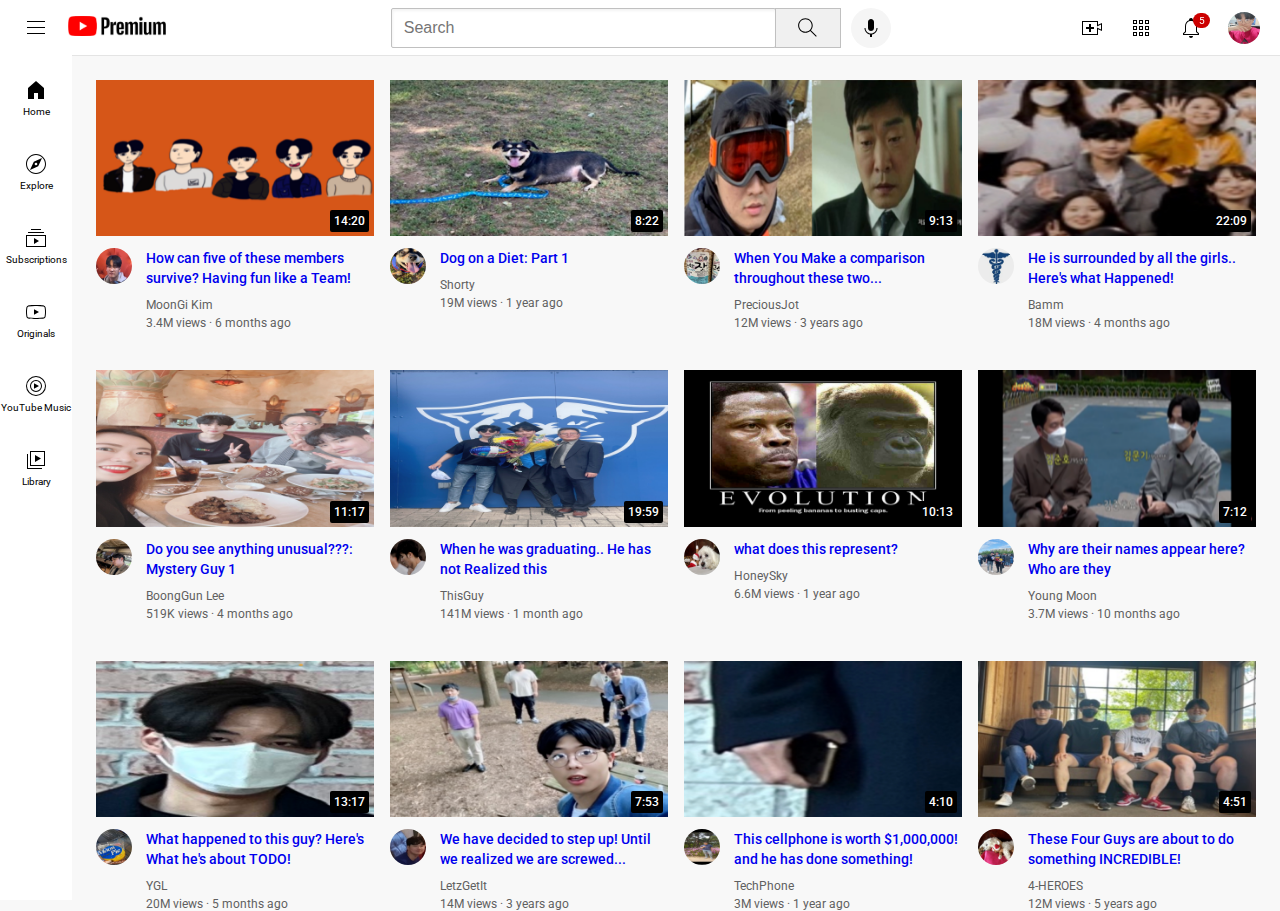
<file: index.html>
<!DOCTYPE html>
<html>
  <head>
    <title>YouTube.com Clone</title>
    <link rel="preconnect" href="https://fonts.googleapis.com">
    <link rel="preconnect" href="https://fonts.gstatic.com" crossorigin>
    <link href="https://fonts.googleapis.com/css2?family=Roboto:wght@400;500;700&display=swap" rel="stylesheet">

    <link rel="stylesheet" href="styles1/general.css">
    <link rel="stylesheet" href="styles1/header.css">
    <link rel="stylesheet" href="styles1/video.css">
    <link rel="stylesheet" href="styles1/sidebar.css">
  </head>

    <style>
     
    </style>
  </head>
  <body>
    <header class="header">
      <div class="left-section">
        <img class="hamburger-menu"
        src="icons/hamburger-menu.svg">
      <a href="https://www.youtube.com/">
        <img class="youtube-logo"
        src="icons\premium.png">
      </a>
      </div>
      <div class="middle-section">
        <input class="search-bar" type="text" 
        placeholder="Search">
        <button class="search-button">
          <img class="search-icon" src="icons/search-logo.svg">
          <div class="tooltip">Search</div>
        </button>
        <button class="voice-search-button">
          <img class="voice-search-icon" src="icons/voice-search-icon.svg">
          <div class="tooltip">Search with your voice</div>
        </button>
      </div>
      <div class="right-section">
        <div class="upload-icon-container">
          <img class="upload-icon"
          src="icons/upload.svg">
          <div class="tooltip">Create</div>
        </div>
       
        <div class="youtube-apps-icon-container">
          <img class="youtube-apps-icon" 
          src="icons/youtube-apps.svg">
          <div class="tooltip">YouTube apps</div>
        </div>
        

        <div class="notifications-icon-container">
          <img class="notifications-icon" src="icons/notifications.svg">
          <div class="notifications-count">5</div>
          <div class="tooltip">Notifications</div>
        </div>
        <img class="current-user-picture"
        src="channel-pictures\IMG_0671.png">
      </div>
    </header>

    <nav class="sidebar">
      <div class="sidebar-link">
        <img src="icons\home.svg">
        <div>Home</div>
      </div>
      <div class="sidebar-link">
        <img src="icons\explore.svg">
        <div>Explore</div>
      </div>
      <div class="sidebar-link">
        <img src="icons\subscriptions.svg">
        <div>Subscriptions</div>
      </div>
      <div class="sidebar-link">
        <img src="icons\originals.svg">
        <div>Originals</div>
      </div>
      <div class="sidebar-link">
        <img src="icons\youtube-music.svg">
        <div>YouTube Music</div>
      </div>
      <div class="sidebar-link">
        <img src="icons\library.svg">
        <div>Library</div>
      </div>
    </nav>
    

<main>
  <section class="video-grid">
    <div class="video-preview">
      <div class="thumbnail-row">
        <a href="https://www.youtube.com/watch?v=n2RNcPRtAiY">
        <img class="thumbnail" 
        src="icons\together (1).png">
        </a>
        <div class="video-time">14:20</div>
      </div>

      <div class="video-info-grid">
        <div class="channel-picture">
          <a href="https://www.youtube.com/c/mkbhd">
          <img class="profile-picture"
          src="channel-pictures\MK1.png">
          </a>
        </div>

        <div class="video-info">
          <a class= "channel-link" href="https://www.youtube.com/watch?v=n2RNcPRtAiY">
            <p class="video-title">
              How can five of these members survive? Having fun like a Team!
            </p>
          </a>
          <a class="channel-link" href="https://www.youtube.com/c/mkbhd">
            <p class="video-author">
              MoonGi Kim
            </p>
          </a>
            <p class="video-stats">
              3.4M views &#183; 6 months ago
            </p>
        </div>
      </div>
    </div>

    <div class="video-preview">
      <div class="thumbnail-row">
        <a href="https://www.youtube.com/watch?v=mP0RAo9SKZk">
        <img class="thumbnail" src="icons\shorty.png">
        </a>
        <div class="video-time">8:22</div>
      </div>
      <div class="video-info-grid">
        <div class="channel-picture">
          <a href="https://www.youtube.com/c/markiplier">
          <img class="profile-picture"
          src="channel-pictures\shorty.png">
          </a>
        </div>
        <div class="video-info">
          <a class= "channel-link" href="https://www.youtube.com/watch?v=mP0RAo9SKZk">
            <p class="video-title">
              Dog on a Diet: Part 1
            </p>
          </a>
          <a class="channel-link" href="https://www.youtube.com/c/markiplier">
            <p class="video-author">
              Shorty
            </p>
          </a>
            <p class="video-stats">
              19M views &#183; 1 year ago
            </p>
        </div>
      </div>
    </div>
  
  
  <div class="video-preview">
    <div class="thumbnail-row">
      <a href="https://www.youtube.com/watch?v=FgjPQQeTh1w">
      <img class="thumbnail" 
      src="icons\MKtocompare.png">
      </a>
      <div class="video-time">9:13</div>
    </div>

    <div class="video-info-grid">
      <div class="channel-picture">
        <a href="https://www.youtube.com/user/SSSniperWolf">
        <img class="profile-picture"
        src="channel-pictures\channel14.png">
        </a>
      </div>

      <div class="video-info">
        <a class="channel-link" href="https://www.youtube.com/watch?v=FgjPQQeTh1w">
          <p class="video-title">
            When You Make a comparison throughout these two...
          </p>
        </a>
        <a class="channel-link" href="https://www.youtube.com/user/SSSniperWolf">
          <p class="video-author">
            PreciousJot
          </p>
        </a>
          <p class="video-stats">
            12M views &#183; 3 years ago
          </p>
      </div>
    </div>
  </div>

  <div class="video-preview">
    <div class="thumbnail-row">
      <a href="https://www.youtube.com/watch?v=094y1Z2wpJg">
      <img class="thumbnail" src="icons\missing.png">
      </a>
      <div class="video-time">22:09</div>
    </div>
    <div class="video-info-grid">
      <div class="channel-picture">
        <a href="https://www.youtube.com/c/veritasium">
        <img class="profile-picture"
        src="icons\MEDICAL_PIC.jpg">
        </a>
      </div>
      <div class="video-info">
        <a class="channel-link" href="https://www.youtube.com/watch?v=094y1Z2wpJg">
          <p class="video-title">
            He is surrounded by all the girls.. Here's what Happened! 
          </p>
        </a>
        <a class="channel-link" href="https://www.youtube.com/c/veritasium">
          <p class="video-author">
            Bamm
          </p>
        </a>
          <p class="video-stats">
            18M views &#183; 4 months ago
          </p>
      </div>
    </div>
  </div>



<div class="video-preview">
  <div class="thumbnail-row">
    <a href="https://www.youtube.com/watch?v=86CQq3pKSUw">
    <img class="thumbnail" 
    src="icons\LUNCH.png">
    </a>
    <div class="video-time">11:17</div>
  </div>

  <div class="video-info-grid">
    <div class="channel-picture">
      <a href="https://www.youtube.com/c/CSDojo">
      <img class="profile-picture"
      src="channel-pictures\channel15.png">
      </a>
    </div>

    <div class="video-info">
      <a class="channel-link" href="https://www.youtube.com/watch?v=86CQq3pKSUw">
        <p class="video-title">
          Do you see anything unusual???: Mystery Guy 1
        </p>
      </a>
      <a class="channel-link" href="https://www.youtube.com/c/CSDojo">
        <p class="video-author">
          BoongGun Lee
        </p>
      </a>
        <p class="video-stats">
          519K views &#183; 4 months ago
        </p>
    </div>
  </div>
</div>


<div class="video-preview">
  <div class="thumbnail-row">
    <a href="https://www.youtube.com/watch?v=yXWw0_UfSFg">
    <img class="thumbnail" src="icons\IMG_2960.png">
    </a>
    <div class="video-time">19:59</div>
  </div>
  <div class="video-info-grid">
    <div class="channel-picture">
      <a href="https://www.youtube.com/channel/UCX6OQ3DkcsbYNE6H8uQQuVA">
      <img class="profile-picture"
      src="icons\mksoccer.png">
      </a>
    </div>
    <div class="video-info">
      <a class="channel-link" href="https://www.youtube.com/watch?v=yXWw0_UfSFg">
        <p class="video-title">
          When he was graduating.. He has not Realized this
        </p>
      </a>
      <a class="channel-link" href="https://www.youtube.com/channel/UCX6OQ3DkcsbYNE6H8uQQuVA">
        <p class="video-author">
          ThisGuy
        </p>
      </a>
        <p class="video-stats">
          141M views &#183; 1 month ago
        </p>
    </div>
  </div>
</div>

<div class="video-preview">
  <div class="thumbnail-row">
    <a href="https://www.youtube.com/watch?v=fNVa1qMbF9Y">
    <img class="thumbnail" src="icons\evolution.png">
    </a>
    <div class="video-time">10:13</div>
  </div>
  <div class="video-info-grid">
    <div class="channel-picture">
      <a href="https://www.youtube.com/channel/UCP5tjEmvPItGyLhmjdwP7Ww">
      <img class="profile-picture"
      src="channel-pictures\honey.png">
      </a>
    </div>
    <div class="video-info">
      <a class="channel-link" href="https://www.youtube.com/watch?v=fNVa1qMbF9Y">
        <p class="video-title">
          what does this represent?
        </p>
      </a>
      <a class="channel-link" href="https://www.youtube.com/channel/UCP5tjEmvPItGyLhmjdwP7Ww">
        <p class="video-author">
          HoneySky 
        </p>
      </a>
        <p class="video-stats">
          6.6M views &#183; 1 year ago
        </p>
    </div>
  </div>
</div>

<div class="video-preview">
  <div class="thumbnail-row">
    <a href="https://www.youtube.com/watch?v=lFm4EM1juls">
    <img class="thumbnail" src="icons\friends.png">
    </a>
    <div class="video-time">7:12</div>
  </div>
  <div class="video-info-grid">
    <div class="channel-picture">
      <a href="https://www.youtube.com/channel/UCHAK6CyegY22Zj2GWrcaIxg">
      <img class="profile-picture"
      src="channel-pictures\channel16.png">
      </a>
    </div>
    <div class="video-info">
      <a class="channel-link" href="https://www.youtube.com/watch?v=lFm4EM1juls">
        <p class="video-title">
          Why are their names appear here? Who are they
        </p>
      </a>
      <a class="channel-link" href="https://www.youtube.com/channel/UCHAK6CyegY22Zj2GWrcaIxg">
        <p class="video-author">
          Young Moon
        </p>
      </a>
        <p class="video-stats">
          3.7M views &#183; 10 months ago
        </p>
    </div>
  </div>
</div>

<div class="video-preview">
  <div class="thumbnail-row">
    <a href="https://www.youtube.com/watch?v=ixmxOlcrlUc">
    <img class="thumbnail" src="icons\face.png">
    </a>
    <div class="video-time">13:17</div>
  </div>
  <div class="video-info-grid">
    <div class="channel-picture">
      <a href="https://www.youtube.com/c/OFFICIALTHENXSTUDIOS">
      <img class="profile-picture"
      src="channel-pictures\moonpie.png">
      </a>
    </div>
    <div class="video-info">
      <a class="channel-link" href="https://www.youtube.com/watch?v=ixmxOlcrlUc">
        <p class="video-title">
          What happened to this guy? Here's What he's about TODO!
        </p>
      </a>
      <a class="channel-link" href="https://www.youtube.com/c/OFFICIALTHENXSTUDIOS">
        <p class="video-author">
          YGL
        </p>
      </a>
        <p class="video-stats">
          20M views &#183; 5 months ago
        </p>
    </div>
  </div>
</div>


<div class="video-preview">
  <div class="thumbnail-row">
    <a href="https://www.youtube.com/watch?v=R2vXbFp5C9o">
    <img class="thumbnail" src="icons\friend1.png">
    </a>
    <div class="video-time">7:53</div>
  </div>
  <div class="video-info-grid">
    <div class="channel-picture">
      <a href="https://www.youtube.com/user/businessinsider">
      <img class="profile-picture"
      src="channel-pictures\channel17.png">
      </a>
    </div>
    <div class="video-info">
      <a class="channel-link" href="https://www.youtube.com/watch?v=R2vXbFp5C9o">
        <p class="video-title">
          We have decided to step up! Until we realized we are screwed...
        </p>
      </a>
      <a class="channel-link" href="https://www.youtube.com/user/businessinsider">
        <p class="video-author">
          LetzGetIt
        </p>
      </a>
        <p class="video-stats">
          14M views &#183; 3 years ago
        </p>
    </div>
  </div>
</div>

<div class="video-preview">
  <div class="thumbnail-row">
    <a href="https://www.youtube.com/watch?v=0nZuYyXET3s">
    <img class="thumbnail" src="icons\cellphone.png">
    </a>
    <div class="video-time">4:10</div>
  </div>
  <div class="video-info-grid">
    <div class="channel-picture">
      <a href="https://www.youtube.com/c/Destinationtips">
      <img class="profile-picture"
      src="channel-pictures\junho.png">
      </a>
    </div>
    <div class="video-info">
      <a class="channel-link" href="https://www.youtube.com/watch?v=0nZuYyXET3s">
        <p class="video-title">
          This cellphone is worth $1,000,000! and he has done something!
        </p>
      </a>
      <a class="channel-link" href="https://www.youtube.com/c/Destinationtips">
        <p class="video-author">
          TechPhone
        </p>
      </a>
        <p class="video-stats">
          3M views &#183; 1 year ago
        </p>
    </div>
  </div>
</div>

<div class="video-preview">
  <div class="thumbnail-row">
    <a href="https://www.youtube.com/watch?v=9iMGFqMmUFs">
    <img class="thumbnail" src="icons\4friends.png">
    </a>
    <div class="video-time">4:51</div>
  </div>
  <div class="video-info-grid">
    <div class="channel-picture">
      <a href="https://www.youtube.com/teded">
      <img class="profile-picture"
      src="channel-pictures\honeysleep.png">
      </a>
    </div>
    <div class="video-info">
      <a class="channel-link" href="https://www.youtube.com/watch?v=9iMGFqMmUFs">
        <p class="video-title">
          These Four Guys are about to do something INCREDIBLE! 
        </p>
      </a>
      <a class="channel-link" href="https://www.youtube.com/teded">
        <p class="video-author">
          4-HEROES
        </p>
      </a>
        <p class="video-stats">
          12M views &#183; 5 years ago
        </p>
        </div>
      </div>
    </div>
  </section>
</main>
    

  </body>
</html>
</file>
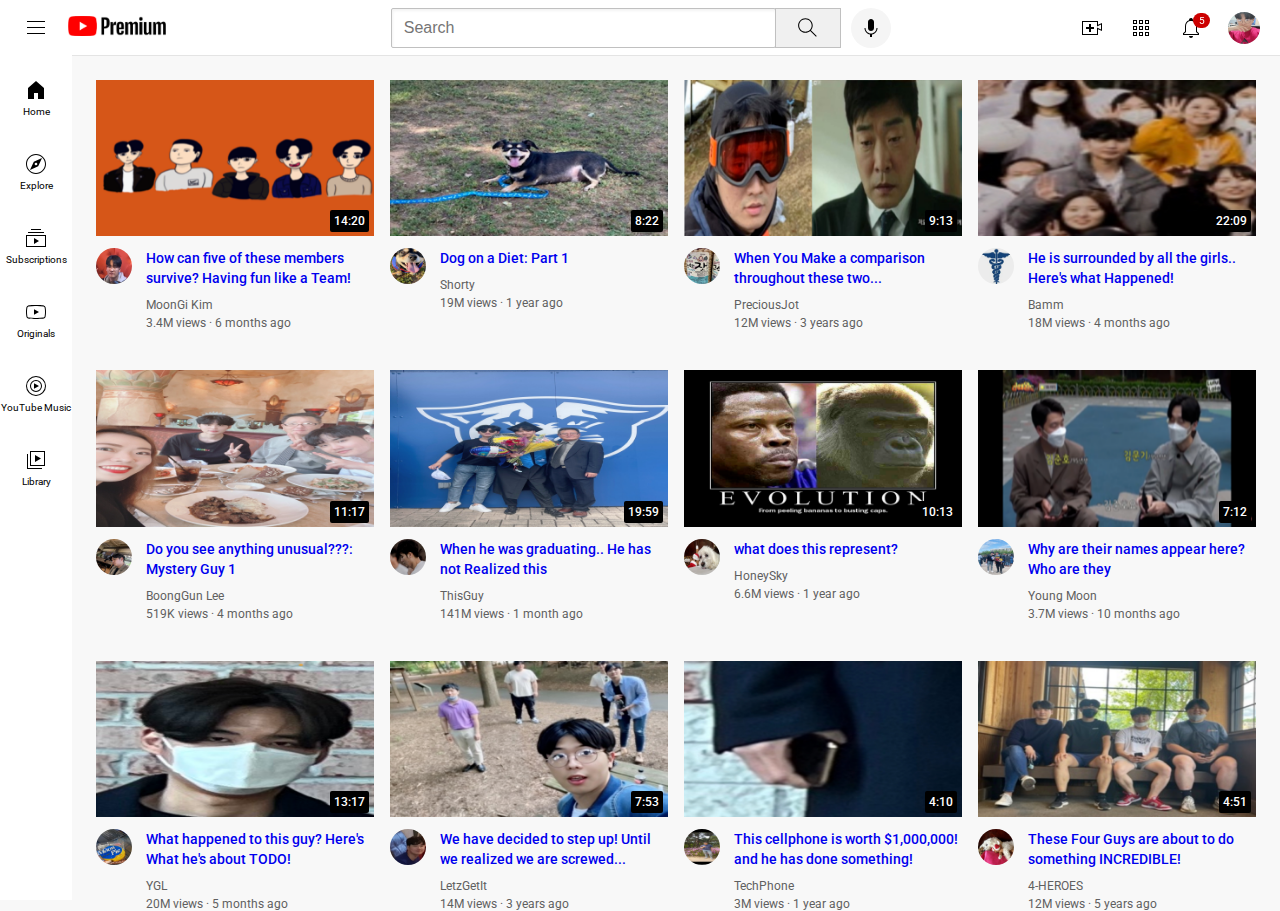
<file: youtube.html>
<!DOCTYPE html>
<html>
  <head>
    <title>YouTube.com Clone</title>
    <link rel="preconnect" href="https://fonts.googleapis.com">
    <link rel="preconnect" href="https://fonts.gstatic.com" crossorigin>
    <link href="https://fonts.googleapis.com/css2?family=Roboto:wght@400;500;700&display=swap" rel="stylesheet">

    <link rel="stylesheet" href="styles1/general.css">
    <link rel="stylesheet" href="styles1/header.css">
    <link rel="stylesheet" href="styles1/video.css">
    <link rel="stylesheet" href="styles1/sidebar.css">
  </head>

    <style>
     
    </style>
  </head>
  <body>
    <header class="header">
      <div class="left-section">
        <img class="hamburger-menu"
        src="icons/hamburger-menu.svg">
      <a href="https://www.youtube.com/">
        <img class="youtube-logo"
        src="icons\premium.png">
      </a>
      </div>
      <div class="middle-section">
        <input class="search-bar" type="text" 
        placeholder="Search">
        <button class="search-button">
          <img class="search-icon" src="icons/search-logo.svg">
          <div class="tooltip">Search</div>
        </button>
        <button class="voice-search-button">
          <img class="voice-search-icon" src="icons/voice-search-icon.svg">
          <div class="tooltip">Search with your voice</div>
        </button>
      </div>
      <div class="right-section">
        <div class="upload-icon-container">
          <img class="upload-icon"
          src="icons/upload.svg">
          <div class="tooltip">Create</div>
        </div>
       
        <div class="youtube-apps-icon-container">
          <img class="youtube-apps-icon" 
          src="icons/youtube-apps.svg">
          <div class="tooltip">YouTube apps</div>
        </div>
        

        <div class="notifications-icon-container">
          <img class="notifications-icon" src="icons/notifications.svg">
          <div class="notifications-count">5</div>
          <div class="tooltip">Notifications</div>
        </div>
        <img class="current-user-picture"
        src="channel-pictures\IMG_0671.png">
      </div>
    </header>

    <nav class="sidebar">
      <div class="sidebar-link">
        <img src="icons\home.svg">
        <div>Home</div>
      </div>
      <div class="sidebar-link">
        <img src="icons\explore.svg">
        <div>Explore</div>
      </div>
      <div class="sidebar-link">
        <img src="icons\subscriptions.svg">
        <div>Subscriptions</div>
      </div>
      <div class="sidebar-link">
        <img src="icons\originals.svg">
        <div>Originals</div>
      </div>
      <div class="sidebar-link">
        <img src="icons\youtube-music.svg">
        <div>YouTube Music</div>
      </div>
      <div class="sidebar-link">
        <img src="icons\library.svg">
        <div>Library</div>
      </div>
    </nav>
    

<main>
  <section class="video-grid">
    <div class="video-preview">
      <div class="thumbnail-row">
        <a href="https://www.youtube.com/watch?v=n2RNcPRtAiY">
        <img class="thumbnail" 
        src="icons\together (1).png">
        </a>
        <div class="video-time">14:20</div>
      </div>

      <div class="video-info-grid">
        <div class="channel-picture">
          <a href="https://www.youtube.com/c/mkbhd">
          <img class="profile-picture"
          src="channel-pictures\MK1.png">
          </a>
        </div>

        <div class="video-info">
          <a class= "channel-link" href="https://www.youtube.com/watch?v=n2RNcPRtAiY">
            <p class="video-title">
              How can five of these members survive? Having fun like a Team!
            </p>
          </a>
          <a class="channel-link" href="https://www.youtube.com/c/mkbhd">
            <p class="video-author">
              MoonGi Kim
            </p>
          </a>
            <p class="video-stats">
              3.4M views &#183; 6 months ago
            </p>
        </div>
      </div>
    </div>

    <div class="video-preview">
      <div class="thumbnail-row">
        <a href="https://www.youtube.com/watch?v=mP0RAo9SKZk">
        <img class="thumbnail" src="icons\shorty.png">
        </a>
        <div class="video-time">8:22</div>
      </div>
      <div class="video-info-grid">
        <div class="channel-picture">
          <a href="https://www.youtube.com/c/markiplier">
          <img class="profile-picture"
          src="channel-pictures\shorty.png">
          </a>
        </div>
        <div class="video-info">
          <a class= "channel-link" href="https://www.youtube.com/watch?v=mP0RAo9SKZk">
            <p class="video-title">
              Dog on a Diet: Part 1
            </p>
          </a>
          <a class="channel-link" href="https://www.youtube.com/c/markiplier">
            <p class="video-author">
              Shorty
            </p>
          </a>
            <p class="video-stats">
              19M views &#183; 1 year ago
            </p>
        </div>
      </div>
    </div>
  
  
  <div class="video-preview">
    <div class="thumbnail-row">
      <a href="https://www.youtube.com/watch?v=FgjPQQeTh1w">
      <img class="thumbnail" 
      src="icons\MKtocompare.png">
      </a>
      <div class="video-time">9:13</div>
    </div>

    <div class="video-info-grid">
      <div class="channel-picture">
        <a href="https://www.youtube.com/user/SSSniperWolf">
        <img class="profile-picture"
        src="channel-pictures\channel14.png">
        </a>
      </div>

      <div class="video-info">
        <a class="channel-link" href="https://www.youtube.com/watch?v=FgjPQQeTh1w">
          <p class="video-title">
            When You Make a comparison throughout these two...
          </p>
        </a>
        <a class="channel-link" href="https://www.youtube.com/user/SSSniperWolf">
          <p class="video-author">
            PreciousJot
          </p>
        </a>
          <p class="video-stats">
            12M views &#183; 3 years ago
          </p>
      </div>
    </div>
  </div>

  <div class="video-preview">
    <div class="thumbnail-row">
      <a href="https://www.youtube.com/watch?v=094y1Z2wpJg">
      <img class="thumbnail" src="icons\missing.png">
      </a>
      <div class="video-time">22:09</div>
    </div>
    <div class="video-info-grid">
      <div class="channel-picture">
        <a href="https://www.youtube.com/c/veritasium">
        <img class="profile-picture"
        src="icons\MEDICAL_PIC.jpg">
        </a>
      </div>
      <div class="video-info">
        <a class="channel-link" href="https://www.youtube.com/watch?v=094y1Z2wpJg">
          <p class="video-title">
            He is surrounded by all the girls.. Here's what Happened! 
          </p>
        </a>
        <a class="channel-link" href="https://www.youtube.com/c/veritasium">
          <p class="video-author">
            Bamm
          </p>
        </a>
          <p class="video-stats">
            18M views &#183; 4 months ago
          </p>
      </div>
    </div>
  </div>



<div class="video-preview">
  <div class="thumbnail-row">
    <a href="https://www.youtube.com/watch?v=86CQq3pKSUw">
    <img class="thumbnail" 
    src="icons\LUNCH.png">
    </a>
    <div class="video-time">11:17</div>
  </div>

  <div class="video-info-grid">
    <div class="channel-picture">
      <a href="https://www.youtube.com/c/CSDojo">
      <img class="profile-picture"
      src="channel-pictures\channel15.png">
      </a>
    </div>

    <div class="video-info">
      <a class="channel-link" href="https://www.youtube.com/watch?v=86CQq3pKSUw">
        <p class="video-title">
          Do you see anything unusual???: Mystery Guy 1
        </p>
      </a>
      <a class="channel-link" href="https://www.youtube.com/c/CSDojo">
        <p class="video-author">
          BoongGun Lee
        </p>
      </a>
        <p class="video-stats">
          519K views &#183; 4 months ago
        </p>
    </div>
  </div>
</div>


<div class="video-preview">
  <div class="thumbnail-row">
    <a href="https://www.youtube.com/watch?v=yXWw0_UfSFg">
    <img class="thumbnail" src="icons\IMG_2960.png">
    </a>
    <div class="video-time">19:59</div>
  </div>
  <div class="video-info-grid">
    <div class="channel-picture">
      <a href="https://www.youtube.com/channel/UCX6OQ3DkcsbYNE6H8uQQuVA">
      <img class="profile-picture"
      src="icons\mksoccer.png">
      </a>
    </div>
    <div class="video-info">
      <a class="channel-link" href="https://www.youtube.com/watch?v=yXWw0_UfSFg">
        <p class="video-title">
          When he was graduating.. He has not Realized this
        </p>
      </a>
      <a class="channel-link" href="https://www.youtube.com/channel/UCX6OQ3DkcsbYNE6H8uQQuVA">
        <p class="video-author">
          ThisGuy
        </p>
      </a>
        <p class="video-stats">
          141M views &#183; 1 month ago
        </p>
    </div>
  </div>
</div>

<div class="video-preview">
  <div class="thumbnail-row">
    <a href="https://www.youtube.com/watch?v=fNVa1qMbF9Y">
    <img class="thumbnail" src="icons\evolution.png">
    </a>
    <div class="video-time">10:13</div>
  </div>
  <div class="video-info-grid">
    <div class="channel-picture">
      <a href="https://www.youtube.com/channel/UCP5tjEmvPItGyLhmjdwP7Ww">
      <img class="profile-picture"
      src="channel-pictures\honey.png">
      </a>
    </div>
    <div class="video-info">
      <a class="channel-link" href="https://www.youtube.com/watch?v=fNVa1qMbF9Y">
        <p class="video-title">
          what does this represent?
        </p>
      </a>
      <a class="channel-link" href="https://www.youtube.com/channel/UCP5tjEmvPItGyLhmjdwP7Ww">
        <p class="video-author">
          HoneySky 
        </p>
      </a>
        <p class="video-stats">
          6.6M views &#183; 1 year ago
        </p>
    </div>
  </div>
</div>

<div class="video-preview">
  <div class="thumbnail-row">
    <a href="https://www.youtube.com/watch?v=lFm4EM1juls">
    <img class="thumbnail" src="icons\friends.png">
    </a>
    <div class="video-time">7:12</div>
  </div>
  <div class="video-info-grid">
    <div class="channel-picture">
      <a href="https://www.youtube.com/channel/UCHAK6CyegY22Zj2GWrcaIxg">
      <img class="profile-picture"
      src="channel-pictures\channel16.png">
      </a>
    </div>
    <div class="video-info">
      <a class="channel-link" href="https://www.youtube.com/watch?v=lFm4EM1juls">
        <p class="video-title">
          Why are their names appear here? Who are they
        </p>
      </a>
      <a class="channel-link" href="https://www.youtube.com/channel/UCHAK6CyegY22Zj2GWrcaIxg">
        <p class="video-author">
          Young Moon
        </p>
      </a>
        <p class="video-stats">
          3.7M views &#183; 10 months ago
        </p>
    </div>
  </div>
</div>

<div class="video-preview">
  <div class="thumbnail-row">
    <a href="https://www.youtube.com/watch?v=ixmxOlcrlUc">
    <img class="thumbnail" src="icons\face.png">
    </a>
    <div class="video-time">13:17</div>
  </div>
  <div class="video-info-grid">
    <div class="channel-picture">
      <a href="https://www.youtube.com/c/OFFICIALTHENXSTUDIOS">
      <img class="profile-picture"
      src="channel-pictures\moonpie.png">
      </a>
    </div>
    <div class="video-info">
      <a class="channel-link" href="https://www.youtube.com/watch?v=ixmxOlcrlUc">
        <p class="video-title">
          What happened to this guy? Here's What he's about TODO!
        </p>
      </a>
      <a class="channel-link" href="https://www.youtube.com/c/OFFICIALTHENXSTUDIOS">
        <p class="video-author">
          YGL
        </p>
      </a>
        <p class="video-stats">
          20M views &#183; 5 months ago
        </p>
    </div>
  </div>
</div>


<div class="video-preview">
  <div class="thumbnail-row">
    <a href="https://www.youtube.com/watch?v=R2vXbFp5C9o">
    <img class="thumbnail" src="icons\friend1.png">
    </a>
    <div class="video-time">7:53</div>
  </div>
  <div class="video-info-grid">
    <div class="channel-picture">
      <a href="https://www.youtube.com/user/businessinsider">
      <img class="profile-picture"
      src="channel-pictures\channel17.png">
      </a>
    </div>
    <div class="video-info">
      <a class="channel-link" href="https://www.youtube.com/watch?v=R2vXbFp5C9o">
        <p class="video-title">
          We have decided to step up! Until we realized we are screwed...
        </p>
      </a>
      <a class="channel-link" href="https://www.youtube.com/user/businessinsider">
        <p class="video-author">
          LetzGetIt
        </p>
      </a>
        <p class="video-stats">
          14M views &#183; 3 years ago
        </p>
    </div>
  </div>
</div>

<div class="video-preview">
  <div class="thumbnail-row">
    <a href="https://www.youtube.com/watch?v=0nZuYyXET3s">
    <img class="thumbnail" src="icons\cellphone.png">
    </a>
    <div class="video-time">4:10</div>
  </div>
  <div class="video-info-grid">
    <div class="channel-picture">
      <a href="https://www.youtube.com/c/Destinationtips">
      <img class="profile-picture"
      src="channel-pictures\junho.png">
      </a>
    </div>
    <div class="video-info">
      <a class="channel-link" href="https://www.youtube.com/watch?v=0nZuYyXET3s">
        <p class="video-title">
          This cellphone is worth $1,000,000! and he has done something!
        </p>
      </a>
      <a class="channel-link" href="https://www.youtube.com/c/Destinationtips">
        <p class="video-author">
          TechPhone
        </p>
      </a>
        <p class="video-stats">
          3M views &#183; 1 year ago
        </p>
    </div>
  </div>
</div>

<div class="video-preview">
  <div class="thumbnail-row">
    <a href="https://www.youtube.com/watch?v=9iMGFqMmUFs">
    <img class="thumbnail" src="icons\4friends.png">
    </a>
    <div class="video-time">4:51</div>
  </div>
  <div class="video-info-grid">
    <div class="channel-picture">
      <a href="https://www.youtube.com/teded">
      <img class="profile-picture"
      src="channel-pictures\honeysleep.png">
      </a>
    </div>
    <div class="video-info">
      <a class="channel-link" href="https://www.youtube.com/watch?v=9iMGFqMmUFs">
        <p class="video-title">
          These Four Guys are about to do something INCREDIBLE! 
        </p>
      </a>
      <a class="channel-link" href="https://www.youtube.com/teded">
        <p class="video-author">
          4-HEROES
        </p>
      </a>
        <p class="video-stats">
          12M views &#183; 5 years ago
        </p>
        </div>
      </div>
    </div>
  </section>
</main>
    

  </body>
</html>
</file>
<file: styles1/general.css>
p {
  margin-top: 0;
  margin-bottom: 0;
}

body {
  margin: 0;
  padding: 80px 24px 0px 96px;
  background-color: rgb(248, 248, 248);
  font-family: Roboto, Arial;
}
</file>
<file: styles1/header.css>
.header {
  height: 55px;

  display: flex;
  flex-direction: row;
  justify-content: space-between;

  position: fixed;
  top: 0;
  left: 0;
  right: 0;
  z-index: 100;

  background-color: white;
  border-bottom-width: 1px;
  border-bottom-style: solid;
  border-bottom-color: rgb(228, 228, 228);
}

.left-section {
  display: flex;
  align-items: center;
}

.hamburger-menu {
  height: 24px;
  margin: 0px 20px 0px 24px;
}

.youtube-logo {
  height: 20px;
}

.youtube-logo:active {
  
}

.middle-section {
  flex: 1;
  margin: 0px 35px 0px 70px;
  max-width: 500px;
  display: flex;
  align-items: center;
}

.search-bar {
  flex: 1;
  height: 36px;
  padding-left: 12px;
  font-size: 16px;
  border: 1px solid rgb(192, 192, 192);
  border-radius: 2px;
  box-shadow: inset 1px 2px 3px
  rgba(0, 0, 0, 0.05);
  width: 0;
}

.search-bar::placeholder {
  font-size: 16px;
}
.search-button {
  height: 40px;
  width: 66px;
  background-color: rgb(240, 240, 240);
  border-width: 1px;
  border-style: solid;
  border-color: rgb(192, 192, 192);
  margin-left: -1px;
  margin-right: 10px;
  cursor: pointer;
  position: relative;
}
.search-button,
.voice-search-button,
.upload-icon-container,
.youtube-apps-icon-container,
.notifications-icon-container {
  display: flex;
  justify-content: center;
  align-items: center;
  position: relative;
  cursor: pointer;
}

.search-button .tooltip,
.voice-search-button .tooltip,
.upload-icon-container .tooltip,
.youtube-apps-icon-container .tooltip,
.notifications-icon-container .tooltip {
  position: absolute; 
  background-color: gray;
  color: white;
  padding: 4px 8px 4px 8px;
  border-radius: 2px;
  font-size: 12px;
  bottom: -30px;
  opacity: 0;
  transition: opacity 0.15s;
  pointer-events: none;
  white-space: nowrap;
}

.search-button:hover .tooltip,
.voice-search-button:hover .tooltip, 
.upload-icon-container:hover .tooltip,
.youtube-apps-icon-container:hover .tooltip,
.notifications-icon-container:hover .tooltip {
  opacity: 1;
}


.search-icon {
  height: 25px;
  
}
.voice-search-button {
  height: 40px;
  width: 40px;
  border-radius: 20px;
  border: none;
  background-color: rgb(245, 245, 245);
}
.voice-search-icon {
  height: 24px;
  
}

.right-section {
  width: 180px;
  margin-right: 20px;
  display: flex;
  align-items: center;
  justify-content: space-between;
  flex-shrink: 0;
}
.upload-icon {
  height: 24px;  
}
.youtube-apps-icon {
  height: 24px;  
}
.notifications-icon {
  height: 24px;  
}

.notifications-icon-container {
  position: relative;
}

.notifications-count {
  position: absolute;
  top: -3px;
  right: -7px;
  background-color: #cc0000;
  color: white;
  font-size: 10px;
  padding: 2px 5px 2px 6px;
  border-radius: 10px;
  display: flex;
  justify-content: center;
  flex-direction: row;
  align-items: center;
  border-radius: 80px;
}
.current-user-picture {
  height: 32px;  
  border-radius: 16px;
  cursor: pointer;
}
</file>
<file: styles1/video.css>
.thumbnail {
  width: 100%;
}

.video-title {
  margin-top: 0;
  font-size: 14px;
  font-weight: 500;
  line-height: 20px;
  margin-bottom: 10px;
}

.video-info-grid {
  display: grid;
  grid-template-columns: 50px 1fr;
}

.profile-picture {
  width: 36px;
  border-radius: 50px;
}

.thumbnail-row {
  margin-bottom: 8px;
  position: relative;
}

.video-author,
.video-stats {
  font-size: 12px;
  color: rgb(96, 96, 96);
}

.video-author {
  margin-bottom: 4px;
}

.video-grid {
  display: grid;
  grid-template-columns: 1fr 1fr 1fr;
  column-gap: 16px;
  row-gap: 40px;
}

@media (max-width: 750px) {
  .video-grid {
    grid-template-columns: 1fr 1fr;
  }
}
@media (min-width: 749px) and (max-width: 999px) {
  .video-grid {
    grid-template-columns: 1fr 1fr 1fr;
  }
}

@media (min-width: 1000px) {
  .video-grid {
    grid-template-columns: 1fr 1fr 1fr 1fr;
  }
}


.video-time {
  font-size: 12px;
  font-weight: 500;
  padding: 4px;
  border-radius: 2px;
  background-color: black;
  color: white;
  position: absolute;
  bottom: 8px;
  right: 5px;
}

.channel-link {
  text-decoration: none;
}

.channel-link:visited {
  text-decoration: none;
  color: black;
}
</file>
<file: styles1/sidebar.css>
.sidebar {
  position: fixed;
  left: 0;
  bottom: 0;
  top: 55px;
  background-color: white;
  width: 72px;
  z-index: 200;
  padding-top: 5px;
}

.sidebar-link {
  height: 74px;
  display: flex;
  justify-content: center;
  align-items: center;
  flex-direction: column;
  cursor: pointer;
}
.sidebar-link:hover {
  background-color: rgb(235, 235, 235);
  cursor: pointer;
}

.sidebar-link img {
  height:24px;
  margin-bottom: 4px;
}

.sidebar-link div {
  font-size: 10px;
  
}
</file>
